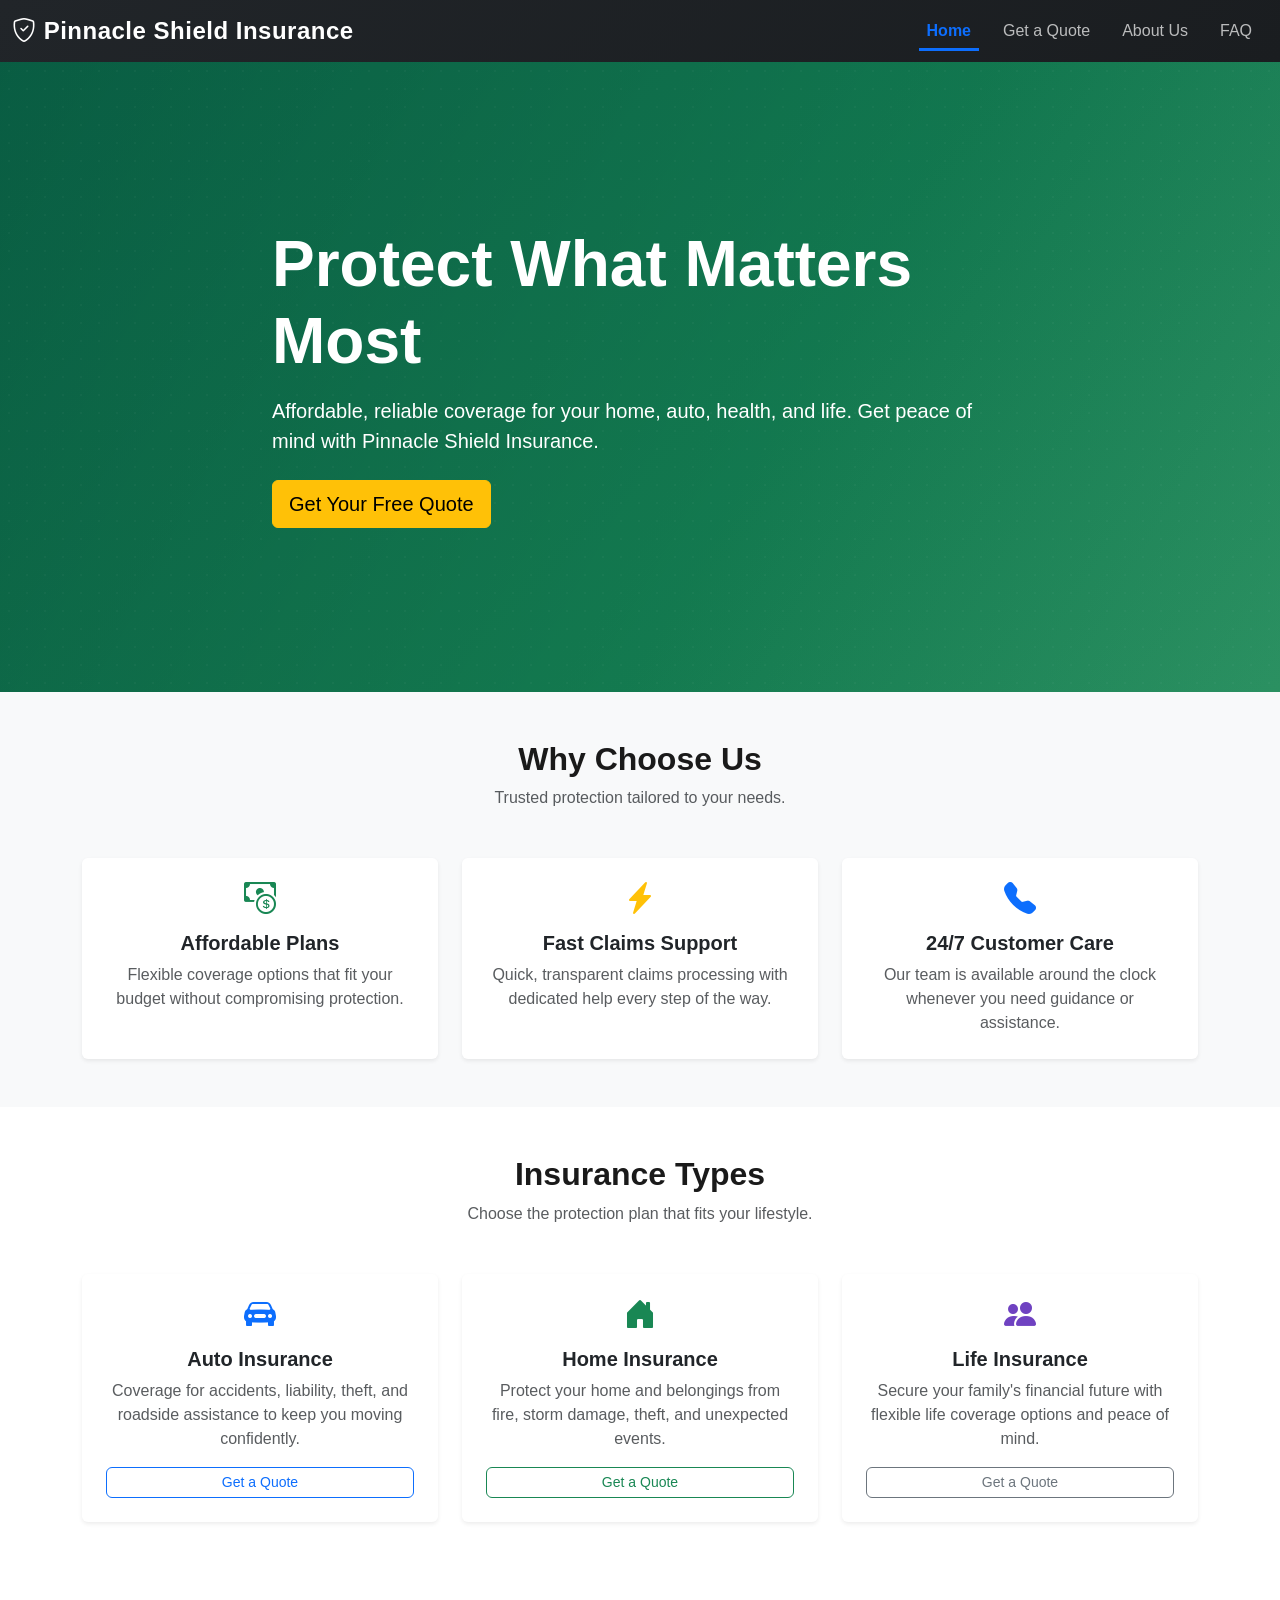
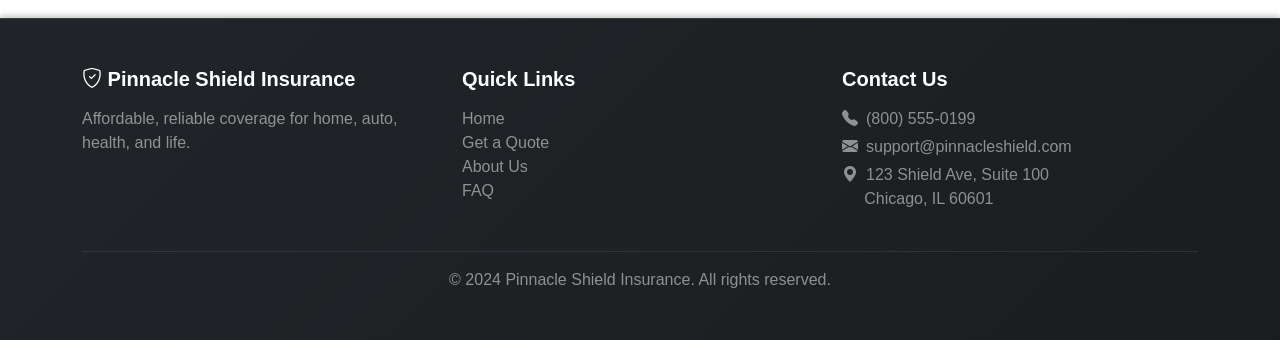
<file: index.html>
<!DOCTYPE html>
<html lang="en">
<head>
    <meta charset="UTF-8">
    <meta name="viewport" content="width=device-width, initial-scale=1.0">
    <title>Pinnacle Shield Insurance - Home</title>
    <!-- Bootstrap 5 CSS -->
    <link href="https://cdn.jsdelivr.net/npm/bootstrap@5.3.2/dist/css/bootstrap.min.css"rel="stylesheet" integrity="sha384-T3c6CoIi6uLrA9TneNEoa7RxnatzjcDSCmG1MXxSR1GAsXEV/Dwwykc2MPK8M2HN" crossorigin="anonymous">
    <link rel="stylesheet" href="https://cdn.jsdelivr.net/npm/bootstrap-icons@1.11.3/font/bootstrap-icons.min.css">
    <link rel="stylesheet" href="css/styles.css">
</head>
<body>
    <!-- Responsive Navigation Bar -->
    <nav class="navbar navbar-expand-lg navbar-dark bg-dark">
        <div class="container-fluid">
            <a class="navbar-brand fw-bold" href="index.html">
                <i class="bi bi-shield-check"></i> Pinnacle Shield Insurance
            </a>
            <button class="navbar-toggler" type="button" data-bs-toggle="collapse" data-bs-target="#navbarNav" aria-controls="navbarNav" aria-expanded="false" aria-label="Toggle navigation">
                <span class="navbar-toggler-icon"></span>
            </button>
            <div class="collapse navbar-collapse" id="navbarNav">
                <ul class="navbar-nav ms-auto">
                    <li class="nav-item">
                        <a class="nav-link active" aria-current="page" href="index.html">Home</a>
                    </li>
                    <li class="nav-item">
                        <a class="nav-link" href="quote.html">Get a Quote</a>
                    </li>
                    <li class="nav-item">
                        <a class="nav-link" href="about.html">About Us</a>
                    </li>
                    <li class="nav-item">
                        <a class="nav-link" href="faq.html">FAQ</a>
                    </li>
                </ul>
            </div>
        </div>
    </nav>

    <!-- Page Content -->
    <main class="flex-grow-1">
        <section class="hero-section d-flex align-items-center">
            <div class="container py-5">
                <div class="row">
                    <div class="col-lg-8 mx-auto text-center text-lg-start">
                        <h1 class="display-3 fw-bold text-white mb-3">Protect What Matters Most</h1>
                        <p class="lead text-white mb-4">Affordable, reliable coverage for your home, auto, health, and life. Get peace of mind with Pinnacle Shield Insurance.</p>
                        <a href="quote.html" class="btn btn-warning btn-lg">Get Your Free Quote</a>
                    </div>
                </div>
            </div>
        </section>

        <section class="py-5 bg-light">
            <div class="container">
                <div class="text-center mb-5">
                    <h2 class="fw-bold">Why Choose Us</h2>
                    <p class="text-muted mb-0">Trusted protection tailored to your needs.</p>
                </div>
                <div class="row g-4">
                    <div class="col-md-4">
                        <div class="card h-100 shadow-sm border-0">
                            <div class="card-body text-center p-4">
                                <div class="why-icon mb-3" aria-hidden="true">
                                    <i class="bi bi-cash-coin"></i>
                                </div>
                                <h3 class="h5 card-title fw-semibold">Affordable Plans</h3>
                                <p class="card-text text-muted">Flexible coverage options that fit your budget without compromising protection.</p>
                            </div>
                        </div>
                    </div>
                    <div class="col-md-4">
                        <div class="card h-100 shadow-sm border-0">
                            <div class="card-body text-center p-4">
                                <div class="why-icon mb-3" aria-hidden="true">
                                    <i class="bi bi-lightning-charge-fill why-icon-lightning"></i>
                                </div>
                                <h3 class="h5 card-title fw-semibold">Fast Claims Support</h3>
                                <p class="card-text text-muted">Quick, transparent claims processing with dedicated help every step of the way.</p>
                            </div>
                        </div>
                    </div>
                    <div class="col-md-4">
                        <div class="card h-100 shadow-sm border-0">
                            <div class="card-body text-center p-4">
                                <div class="why-icon mb-3" aria-hidden="true">
                                    <i class="bi bi-telephone-fill why-icon-phone"></i>
                                </div>
                                <h3 class="h5 card-title fw-semibold">24/7 Customer Care</h3>
                                <p class="card-text text-muted">Our team is available around the clock whenever you need guidance or assistance.</p>
                            </div>
                        </div>
                    </div>
                </div>
            </div>
        </section>

        <section class="py-5">
            <div class="container">
                <div class="text-center mb-5">
                    <h2 class="fw-bold">Insurance Types</h2>
                    <p class="text-muted mb-0">Choose the protection plan that fits your lifestyle.</p>
                </div>
                <div class="row g-4">
                    <div class="col-md-4">
                        <div class="card h-100 shadow-sm border-0">
                            <div class="card-body p-4 text-center d-flex flex-column">
                                <div class="insurance-icon mb-3" aria-hidden="true">
                                    <i class="bi bi-car-front-fill insurance-icon-auto"></i>
                                </div>
                                <h3 class="h5 fw-semibold">Auto Insurance</h3>
                                <p class="text-muted flex-grow-1 mb-3">Coverage for accidents, liability, theft, and roadside assistance to keep you moving confidently.</p>
                                <a href="quote.html?type=auto" class="btn btn-outline-primary btn-sm">Get a Quote</a>
                            </div>
                        </div>
                    </div>
                    <div class="col-md-4">
                        <div class="card h-100 shadow-sm border-0">
                            <div class="card-body p-4 text-center d-flex flex-column">
                                <div class="insurance-icon mb-3" aria-hidden="true">
                                    <i class="bi bi-house-door-fill insurance-icon-home"></i>
                                </div>
                                <h3 class="h5 fw-semibold">Home Insurance</h3>
                                <p class="text-muted flex-grow-1 mb-3">Protect your home and belongings from fire, storm damage, theft, and unexpected events.</p>
                                <a href="quote.html?type=home" class="btn btn-outline-success btn-sm">Get a Quote</a>
                            </div>
                        </div>
                    </div>
                    <div class="col-md-4">
                        <div class="card h-100 shadow-sm border-0">
                            <div class="card-body p-4 text-center d-flex flex-column">
                                <div class="insurance-icon mb-3" aria-hidden="true">
                                    <i class="bi bi-people-fill insurance-icon-life"></i>
                                </div>
                                <h3 class="h5 fw-semibold">Life Insurance</h3>
                                <p class="text-muted flex-grow-1 mb-3">Secure your family's financial future with flexible life coverage options and peace of mind.</p>
                                <a href="quote.html?type=life" class="btn btn-outline-secondary btn-sm">Get a Quote</a>
                            </div>
                        </div>
                    </div>
                </div>
            </div>
        </section>
    </main>

    <!-- Footer -->
    <footer class="bg-dark text-white py-5 mt-5">
        <div class="container">
            <div class="row g-4">
                <div class="col-md-4">
                    <h5 class="fw-bold mb-3"><i class="bi bi-shield-check"></i> Pinnacle Shield Insurance</h5>
                    <p class="text-white-50">Affordable, reliable coverage for home, auto, health, and life.</p>
                </div>
                <div class="col-md-4">
                    <h5 class="fw-bold mb-3">Quick Links</h5>
                    <ul class="list-unstyled">
                        <li><a href="index.html" class="text-white-50 text-decoration-none">Home</a></li>
                        <li><a href="quote.html" class="text-white-50 text-decoration-none">Get a Quote</a></li>
                        <li><a href="about.html" class="text-white-50 text-decoration-none">About Us</a></li>
                        <li><a href="faq.html" class="text-white-50 text-decoration-none">FAQ</a></li>
                    </ul>
                </div>
                <div class="col-md-4">
                    <h5 class="fw-bold mb-3">Contact Us</h5>
                    <ul class="list-unstyled text-white-50">
                        <li class="mb-1"><i class="bi bi-telephone-fill me-2"></i>(800) 555-0199</li>
                        <li class="mb-1"><i class="bi bi-envelope-fill me-2"></i>support@pinnacleshield.com</li>
                        <li class="mb-1"><i class="bi bi-geo-alt-fill me-2"></i>123 Shield Ave, Suite 100<br>&nbsp;&nbsp;&nbsp;&nbsp;&nbsp;Chicago, IL 60601</li>
                    </ul>
                </div>
            </div>
            <hr class="border-secondary mt-4">
            <p class="text-center text-white-50 mb-0">&copy; 2024 Pinnacle Shield Insurance. All rights reserved.</p>
        </div>
    </footer>

    <!-- Bootstrap 5 JS Bundle (includes Popper) -->
    <script src="https://cdn.jsdelivr.net/npm/bootstrap@5.3.2/dist/js/bootstrap.bundle.min.js"
        integrity="sha384-C6RzsynM9kWDrMNeT87bh95OGNyZPhcTNXj1NW7RuBCsyN/o0jlpcV8Qyq46cDfL"
        crossorigin="anonymous"></script>
    <script src="js/main.js"></script>
</body>
</html>
</file>
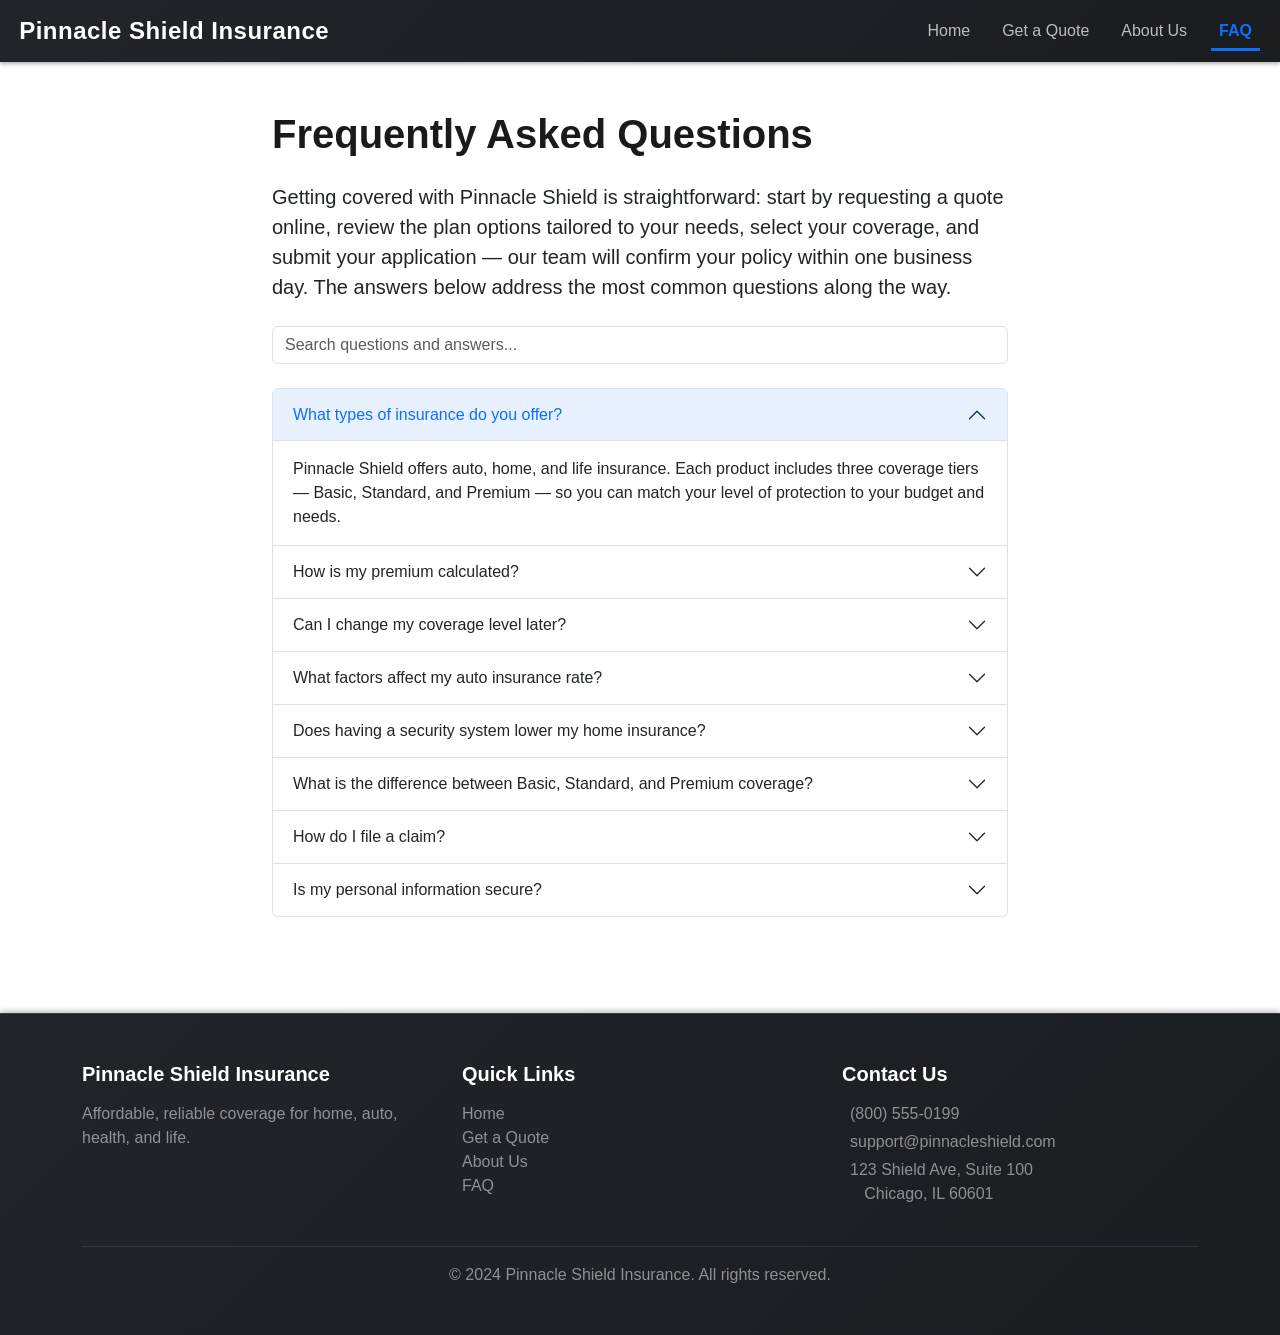
<file: faq.html>
<!DOCTYPE html>
<html lang="en">
<head>
    <meta charset="UTF-8">
    <meta name="viewport" content="width=device-width, initial-scale=1.0">
    <title>FAQ - Pinnacle Shield Insurance</title>
    <!-- Bootstrap 5 CSS -->
    <link href="https://cdn.jsdelivr.net/npm/bootstrap@5.3.0/dist/css/bootstrap.min.css" rel="stylesheet">
    <link rel="stylesheet" href="css/styles.css">
</head>
<body>
    <!-- Responsive Navigation Bar -->
    <nav class="navbar navbar-expand-lg navbar-dark bg-dark">
        <div class="container-fluid">
            <a class="navbar-brand fw-bold" href="index.html">
                <i class="bi bi-shield-check"></i> Pinnacle Shield Insurance
            </a>
            <button class="navbar-toggler" type="button" data-bs-toggle="collapse" data-bs-target="#navbarNav" aria-controls="navbarNav" aria-expanded="false" aria-label="Toggle navigation">
                <span class="navbar-toggler-icon"></span>
            </button>
            <div class="collapse navbar-collapse" id="navbarNav">
                <ul class="navbar-nav ms-auto">
                    <li class="nav-item">
                        <a class="nav-link" href="index.html">Home</a>
                    </li>
                    <li class="nav-item">
                        <a class="nav-link" href="quote.html">Get a Quote</a>
                    </li>
                    <li class="nav-item">
                        <a class="nav-link" href="about.html">About Us</a>
                    </li>
                    <li class="nav-item">
                        <a class="nav-link active" aria-current="page" href="faq.html">FAQ</a>
                    </li>
                </ul>
            </div>
        </div>
    </nav>

    <!-- Page Content -->
    <main class="flex-grow-1">
        <section class="container py-5">
            <div class="row">
                <div class="col-lg-8 mx-auto">
                    <h1 class="mb-4">Frequently Asked Questions</h1>

                    <p class="lead mb-4">Getting covered with Pinnacle Shield is straightforward: start by requesting a quote online, review the plan options tailored to your needs, select your coverage, and submit your application — our team will confirm your policy within one business day. The answers below address the most common questions along the way.</p>

                    <div class="mb-4">
                        <input type="search" id="faq-search" class="form-control" placeholder="Search questions and answers...">
                    </div>

                    <div class="accordion" id="faqAccordion">
                        <div class="accordion-item">
                            <h2 class="accordion-header">
                                <button class="accordion-button" type="button" data-bs-toggle="collapse" data-bs-target="#faq1" aria-expanded="true" aria-controls="faq1">
                                    What types of insurance do you offer?
                                </button>
                            </h2>
                            <div id="faq1" class="accordion-collapse collapse show" data-bs-parent="#faqAccordion">
                                <div class="accordion-body">
                                    Pinnacle Shield offers auto, home, and life insurance. Each product includes three coverage tiers — Basic, Standard, and Premium — so you can match your level of protection to your budget and needs.
                                </div>
                            </div>
                        </div>
                        <div class="accordion-item">
                            <h2 class="accordion-header">
                                <button class="accordion-button collapsed" type="button" data-bs-toggle="collapse" data-bs-target="#faq2" aria-expanded="false" aria-controls="faq2">
                                    How is my premium calculated?
                                </button>
                            </h2>
                            <div id="faq2" class="accordion-collapse collapse" data-bs-parent="#faqAccordion">
                                <div class="accordion-body">
                                    Your premium is based on a base rate for your insurance type, adjusted by factors specific to your situation. For auto insurance those factors include your age, vehicle, mileage, and driving record. Home insurance considers your home's value, age, construction, and safety features. Life insurance accounts for your age, health, and coverage amount.
                                </div>
                            </div>
                        </div>
                        <div class="accordion-item">
                            <h2 class="accordion-header">
                                <button class="accordion-button collapsed" type="button" data-bs-toggle="collapse" data-bs-target="#faq3" aria-expanded="false" aria-controls="faq3">
                                    Can I change my coverage level later?
                                </button>
                            </h2>
                            <div id="faq3" class="accordion-collapse collapse" data-bs-parent="#faqAccordion">
                                <div class="accordion-body">
                                    Yes. You can upgrade or downgrade your coverage level at any time by contacting our support team or logging into your account. Changes take effect at the start of your next billing cycle.
                                </div>
                            </div>
                        </div>
                        <div class="accordion-item">
                            <h2 class="accordion-header">
                                <button class="accordion-button collapsed" type="button" data-bs-toggle="collapse" data-bs-target="#faq4" aria-expanded="false" aria-controls="faq4">
                                    What factors affect my auto insurance rate?
                                </button>
                            </h2>
                            <div id="faq4" class="accordion-collapse collapse" data-bs-parent="#faqAccordion">
                                <div class="accordion-body">
                                    Your auto rate is influenced by your age, the year and make of your vehicle, your annual mileage, and your driving record. Younger drivers and those with recent tickets or accidents typically pay higher rates, while low-mileage drivers with clean records qualify for the best pricing.
                                </div>
                            </div>
                        </div>
                        <div class="accordion-item">
                            <h2 class="accordion-header">
                                <button class="accordion-button collapsed" type="button" data-bs-toggle="collapse" data-bs-target="#faq5" aria-expanded="false" aria-controls="faq5">
                                    Does having a security system lower my home insurance?
                                </button>
                            </h2>
                            <div id="faq5" class="accordion-collapse collapse" data-bs-parent="#faqAccordion">
                                <div class="accordion-body">
                                    Yes. Policyholders with a monitored security system receive a 5% discount on their home insurance premium. Installing fire sprinklers qualifies for an additional 8% discount. Both discounts can be applied together.
                                </div>
                            </div>
                        </div>
                        <div class="accordion-item">
                            <h2 class="accordion-header">
                                <button class="accordion-button collapsed" type="button" data-bs-toggle="collapse" data-bs-target="#faq6" aria-expanded="false" aria-controls="faq6">
                                    What is the difference between Basic, Standard, and Premium coverage?
                                </button>
                            </h2>
                            <div id="faq6" class="accordion-collapse collapse" data-bs-parent="#faqAccordion">
                                <div class="accordion-body">
                                    Basic coverage provides essential protection at the lowest monthly cost (×0.8 of the standard rate). Standard coverage is our most popular tier and includes a well-rounded set of protections at the base rate. Premium coverage offers the broadest protection and highest benefit limits at ×1.4 of the standard rate.
                                </div>
                            </div>
                        </div>
                        <div class="accordion-item">
                            <h2 class="accordion-header">
                                <button class="accordion-button collapsed" type="button" data-bs-toggle="collapse" data-bs-target="#faq7" aria-expanded="false" aria-controls="faq7">
                                    How do I file a claim?
                                </button>
                            </h2>
                            <div id="faq7" class="accordion-collapse collapse" data-bs-parent="#faqAccordion">
                                <div class="accordion-body">
                                    You can file a claim 24/7 by calling our claims hotline or submitting a report through your online account. A claims specialist will be assigned to your case within one business day and will guide you through every step of the process.
                                </div>
                            </div>
                        </div>
                        <div class="accordion-item">
                            <h2 class="accordion-header">
                                <button class="accordion-button collapsed" type="button" data-bs-toggle="collapse" data-bs-target="#faq8" aria-expanded="false" aria-controls="faq8">
                                    Is my personal information secure?
                                </button>
                            </h2>
                            <div id="faq8" class="accordion-collapse collapse" data-bs-parent="#faqAccordion">
                                <div class="accordion-body">
                                    Absolutely. Pinnacle Shield uses industry-standard encryption to protect all personal and financial data. We never sell your information to third parties, and our systems are audited regularly to ensure they meet current security standards.
                                </div>
                            </div>
                        </div>
                    </div>
                </div>
            </div>
        </section>
    </main>

    <!-- Footer -->
    <footer class="bg-dark text-white py-5 mt-5">
        <div class="container">
            <div class="row g-4">
                <div class="col-md-4">
                    <h5 class="fw-bold mb-3"><i class="bi bi-shield-check"></i> Pinnacle Shield Insurance</h5>
                    <p class="text-white-50">Affordable, reliable coverage for home, auto, health, and life.</p>
                </div>
                <div class="col-md-4">
                    <h5 class="fw-bold mb-3">Quick Links</h5>
                    <ul class="list-unstyled">
                        <li><a href="index.html" class="text-white-50 text-decoration-none">Home</a></li>
                        <li><a href="quote.html" class="text-white-50 text-decoration-none">Get a Quote</a></li>
                        <li><a href="about.html" class="text-white-50 text-decoration-none">About Us</a></li>
                        <li><a href="faq.html" class="text-white-50 text-decoration-none">FAQ</a></li>
                    </ul>
                </div>
                <div class="col-md-4">
                    <h5 class="fw-bold mb-3">Contact Us</h5>
                    <ul class="list-unstyled text-white-50">
                        <li class="mb-1"><i class="bi bi-telephone-fill me-2"></i>(800) 555-0199</li>
                        <li class="mb-1"><i class="bi bi-envelope-fill me-2"></i>support@pinnacleshield.com</li>
                        <li class="mb-1"><i class="bi bi-geo-alt-fill me-2"></i>123 Shield Ave, Suite 100<br>&nbsp;&nbsp;&nbsp;&nbsp;&nbsp;Chicago, IL 60601</li>
                    </ul>
                </div>
            </div>
            <hr class="border-secondary mt-4">
            <p class="text-center text-white-50 mb-0">&copy; 2024 Pinnacle Shield Insurance. All rights reserved.</p>
        </div>
    </footer>

    <!-- Bootstrap 5 JS Bundle (includes Popper) -->
    <script src="https://cdn.jsdelivr.net/npm/bootstrap@5.3.0/dist/js/bootstrap.bundle.min.js"></script>
    <script src="js/main.js"></script>
    <script>
        var searchInput = document.getElementById('faq-search');
        if (searchInput) {
            searchInput.addEventListener('input', function() {
                var searchTerm = this.value.toLowerCase();
                var items = document.querySelectorAll('.accordion-item');

                items.forEach(function(item) {
                    var text = item.textContent.toLowerCase();
                    if (text.indexOf(searchTerm) !== -1) {
                        item.style.display = '';
                    } else {
                        item.style.display = 'none';
                    }
                });
            });
        }
    </script>
</body>
</html>
</file>
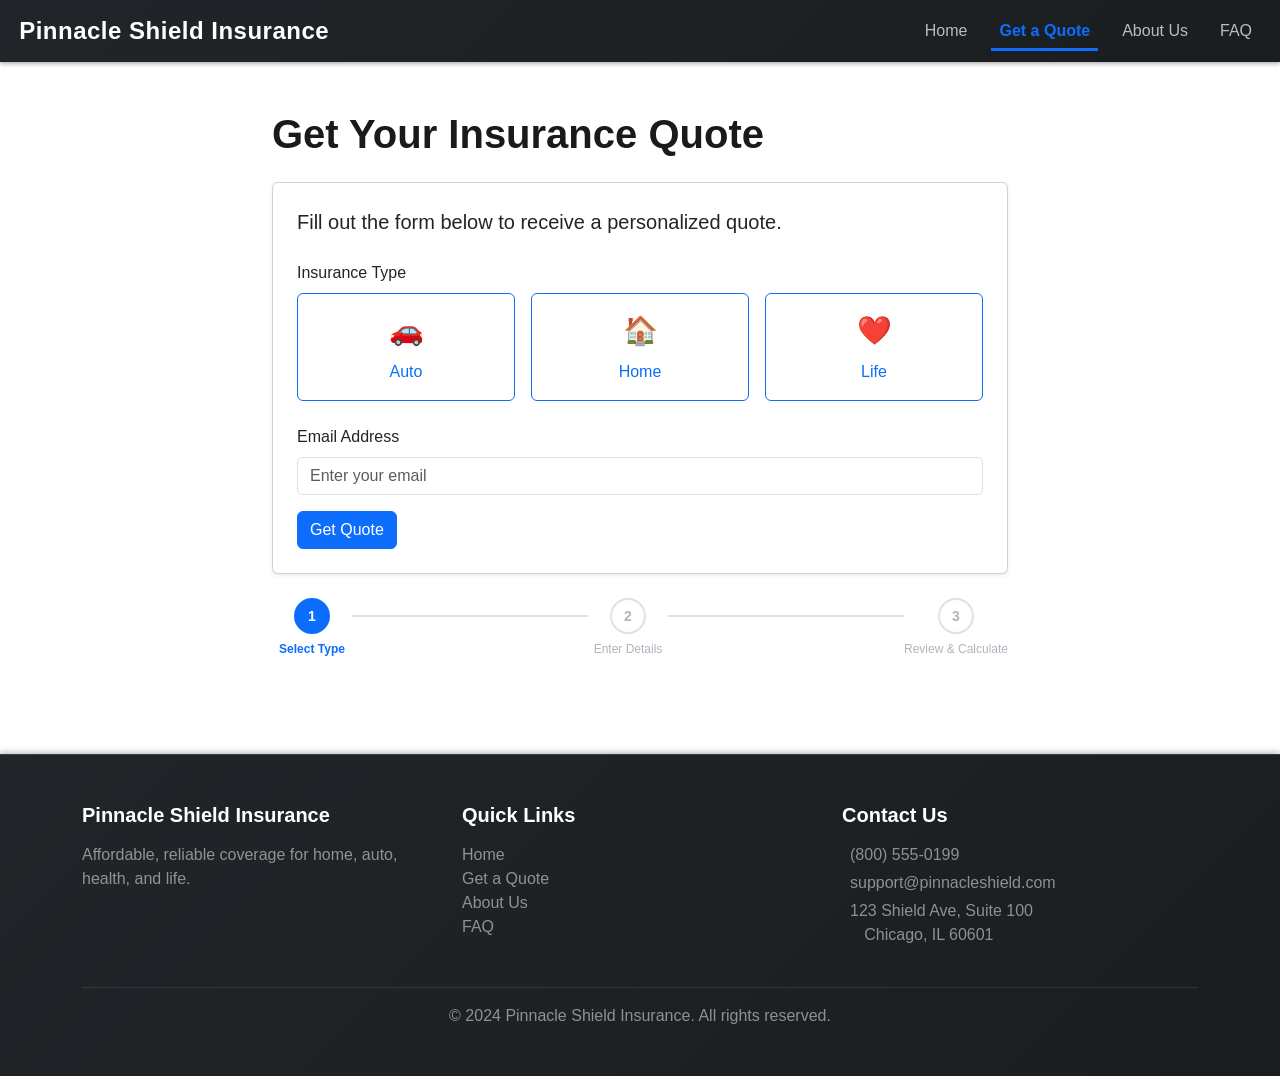
<file: quote.html>
<!DOCTYPE html>
<html lang="en">
<head>
    <meta charset="UTF-8">
    <meta name="viewport" content="width=device-width, initial-scale=1.0">
    <title>Get a Quote - Pinnacle Shield Insurance</title>
    <!-- Bootstrap 5 CSS -->
    <link href="https://cdn.jsdelivr.net/npm/bootstrap@5.3.0/dist/css/bootstrap.min.css" rel="stylesheet">
    <link rel="stylesheet" href="css/styles.css">
</head>
<body>
    <!-- Responsive Navigation Bar -->
    <nav class="navbar navbar-expand-lg navbar-dark bg-dark">
        <div class="container-fluid">
            <a class="navbar-brand fw-bold" href="index.html">
                <i class="bi bi-shield-check"></i> Pinnacle Shield Insurance
            </a>
            <button class="navbar-toggler" type="button" data-bs-toggle="collapse" data-bs-target="#navbarNav" aria-controls="navbarNav" aria-expanded="false" aria-label="Toggle navigation">
                <span class="navbar-toggler-icon"></span>
            </button>
            <div class="collapse navbar-collapse" id="navbarNav">
                <ul class="navbar-nav ms-auto">
                    <li class="nav-item">
                        <a class="nav-link" href="index.html">Home</a>
                    </li>
                    <li class="nav-item">
                        <a class="nav-link active" aria-current="page" href="quote.html">Get a Quote</a>
                    </li>
                    <li class="nav-item">
                        <a class="nav-link" href="about.html">About Us</a>
                    </li>
                    <li class="nav-item">
                        <a class="nav-link" href="faq.html">FAQ</a>
                    </li>
                </ul>
            </div>
        </div>
    </nav>

    <!-- Page Content -->
    <main class="flex-grow-1">
        <section class="container py-5">
            <div class="row">
                <div class="col-lg-8 mx-auto">
                    <h1 class="mb-4">Get Your Insurance Quote</h1>

                    <div id="comparison-banner" class="alert alert-info d-none mb-4" role="alert">
                        <strong>Quote 1 saved.</strong> Fill out the form below and submit to see your side-by-side comparison.
                    </div>

                    <div id="print-header" class="d-none mb-4 pb-3 border-bottom">
                        <h2 class="h4 mb-1">Pinnacle Shield Insurance</h2>
                        <p class="text-muted mb-0">Hartford, CT &nbsp;&bull;&nbsp; Serving all 50 states since 1985</p>
                    </div>

                    <div id="quoteFormCard" class="card shadow-sm">
                        <div class="card-body p-4">
                            <p class="lead mb-4">Fill out the form below to receive a personalized quote.</p>
                            <form id="quoteForm">
                                <div class="mb-4">
                                    <label class="form-label">Insurance Type</label>
                                    <div class="row g-3">
                                        <div class="col-4">
                                            <input type="radio" class="btn-check" name="insuranceType" id="typeAuto" value="auto" required>
                                            <label class="btn btn-outline-primary w-100 py-3 d-flex flex-column align-items-center gap-2" for="typeAuto">
                                                <span style="font-size:1.75rem">🚗</span>
                                                <span>Auto</span>
                                            </label>
                                        </div>
                                        <div class="col-4">
                                            <input type="radio" class="btn-check" name="insuranceType" id="typeHome" value="home">
                                            <label class="btn btn-outline-primary w-100 py-3 d-flex flex-column align-items-center gap-2" for="typeHome">
                                                <span style="font-size:1.75rem">🏠</span>
                                                <span>Home</span>
                                            </label>
                                        </div>
                                        <div class="col-4">
                                            <input type="radio" class="btn-check" name="insuranceType" id="typeLife" value="life">
                                            <label class="btn btn-outline-primary w-100 py-3 d-flex flex-column align-items-center gap-2" for="typeLife">
                                                <span style="font-size:1.75rem">❤️</span>
                                                <span>Life</span>
                                            </label>
                                        </div>
                                    </div>
                                </div>
                                <!-- Auto Insurance Fields -->
                                <div id="auto-fields" class="hidden">
                                    <hr class="my-3">
                                    <div class="row g-3 mb-3">
                                        <div class="col-sm-6">
                                            <label for="fullName" class="form-label">Full Name</label>
                                            <input type="text" class="form-control" id="fullName" name="fullName" placeholder="Enter your full name" minlength="2">
                                        </div>
                                        <div class="col-sm-3">
                                            <label for="age" class="form-label">Age</label>
                                            <input type="number" class="form-control" id="age" name="age" min="16" max="100" placeholder="e.g. 30">
                                        </div>
                                        <div class="col-sm-3">
                                            <label for="zipCode" class="form-label">ZIP Code</label>
                                            <input type="text" class="form-control" id="zipCode" name="zipCode" maxlength="5" placeholder="12345">
                                        </div>
                                    </div>
                                    <div class="row g-3 mb-3">
                                        <div class="col-sm-3">
                                            <label for="vehicleYear" class="form-label">Vehicle Year</label>
                                            <input type="number" class="form-control" id="vehicleYear" name="vehicleYear" min="1990" max="2026" placeholder="e.g. 2022">
                                        </div>
                                        <div class="col-sm-4">
                                            <label for="vehicleMake" class="form-label">Vehicle Make</label>
                                            <select class="form-select" id="vehicleMake" name="vehicleMake">
                                                <option value="">Select a make...</option>
                                                <option value="toyota">Toyota</option>
                                                <option value="honda">Honda</option>
                                                <option value="ford">Ford</option>
                                                <option value="bmw">BMW</option>
                                                <option value="tesla">Tesla</option>
                                                <option value="other">Other</option>
                                            </select>
                                        </div>
                                        <div class="col-sm-5">
                                            <label for="vehicleModel" class="form-label">Vehicle Model</label>
                                            <input type="text" class="form-control" id="vehicleModel" name="vehicleModel" placeholder="e.g. Camry">
                                        </div>
                                    </div>
                                    <div class="row g-3 mb-3">
                                        <div class="col-sm-6">
                                            <label for="annualMileage" class="form-label">Annual Mileage</label>
                                            <select class="form-select" id="annualMileage" name="annualMileage">
                                                <option value="">Select mileage range...</option>
                                                <option value="under5000">Under 5,000</option>
                                                <option value="5000-10000">5,000–10,000</option>
                                                <option value="10001-15000">10,001–15,000</option>
                                                <option value="15001-20000">15,001–20,000</option>
                                                <option value="over20000">Over 20,000</option>
                                            </select>
                                        </div>
                                        <div class="col-sm-6">
                                            <label for="drivingRecord" class="form-label">Driving Record</label>
                                            <select class="form-select" id="drivingRecord" name="drivingRecord">
                                                <option value="">Select driving record...</option>
                                                <option value="clean">Clean</option>
                                                <option value="1ticket">1 Ticket</option>
                                                <option value="2tickets">2+ Tickets</option>
                                                <option value="accident">Accident in Last 3 Years</option>
                                            </select>
                                        </div>
                                    </div>
                                    <div class="mb-3">
                                        <label class="form-label">Coverage Level</label>
                                        <div class="row g-3">
                                            <div class="col-4">
                                                <input type="radio" class="btn-check" name="autoCoverageLevel" id="autoCoverageBasic" value="basic">
                                                <label class="btn btn-outline-secondary w-100 py-2" for="autoCoverageBasic">Basic</label>
                                            </div>
                                            <div class="col-4">
                                                <input type="radio" class="btn-check" name="autoCoverageLevel" id="autoCoverageStandard" value="standard">
                                                <label class="btn btn-outline-secondary w-100 py-2" for="autoCoverageStandard">Standard</label>
                                            </div>
                                            <div class="col-4">
                                                <input type="radio" class="btn-check" name="autoCoverageLevel" id="autoCoveragePremium" value="premium">
                                                <label class="btn btn-outline-secondary w-100 py-2" for="autoCoveragePremium">Premium</label>
                                            </div>
                                        </div>
                                    </div>
                                </div>

                                <!-- Home Insurance Fields -->
                                <div id="home-fields" class="hidden">
                                    <hr class="my-3">
                                    <div class="row g-3 mb-3">
                                        <div class="col-sm-6">
                                            <label for="homeFullName" class="form-label">Full Name</label>
                                            <input type="text" class="form-control" id="homeFullName" name="homeFullName" placeholder="Enter your full name" minlength="2">
                                        </div>
                                        <div class="col-sm-3">
                                            <label for="homeAge" class="form-label">Age</label>
                                            <input type="number" class="form-control" id="homeAge" name="homeAge" min="18" max="100" placeholder="e.g. 35">
                                        </div>
                                        <div class="col-sm-3">
                                            <label for="homeZipCode" class="form-label">ZIP Code</label>
                                            <input type="text" class="form-control" id="homeZipCode" name="homeZipCode" maxlength="5" placeholder="12345">
                                        </div>
                                    </div>
                                    <div class="row g-3 mb-3">
                                        <div class="col-sm-4">
                                            <label for="homeValue" class="form-label">Home Value ($)</label>
                                            <input type="number" class="form-control" id="homeValue" name="homeValue" min="50000" placeholder="e.g. 300000">
                                        </div>
                                        <div class="col-sm-4">
                                            <label for="yearBuilt" class="form-label">Year Built</label>
                                            <input type="number" class="form-control" id="yearBuilt" name="yearBuilt" min="1900" max="2026" placeholder="e.g. 1995">
                                        </div>
                                        <div class="col-sm-4">
                                            <label for="squareFootage" class="form-label">Square Footage</label>
                                            <input type="number" class="form-control" id="squareFootage" name="squareFootage" min="500" max="10000" placeholder="e.g. 2000">
                                        </div>
                                    </div>
                                    <div class="mb-3">
                                        <label for="constructionType" class="form-label">Construction Type</label>
                                        <select class="form-select" id="constructionType" name="constructionType">
                                            <option value="">Select construction type...</option>
                                            <option value="wood">Wood Frame</option>
                                            <option value="brick">Brick</option>
                                            <option value="concrete">Concrete</option>
                                            <option value="steel">Steel</option>
                                        </select>
                                    </div>
                                    <div class="mb-3">
                                        <label class="form-label d-block">Discounts</label>
                                        <div class="form-check form-check-inline">
                                            <input class="form-check-input" type="checkbox" id="securitySystem" name="securitySystem" value="yes">
                                            <label class="form-check-label" for="securitySystem">Has Security System</label>
                                        </div>
                                        <div class="form-check form-check-inline">
                                            <input class="form-check-input" type="checkbox" id="fireSprinklers" name="fireSprinklers" value="yes">
                                            <label class="form-check-label" for="fireSprinklers">Has Fire Sprinklers</label>
                                        </div>
                                    </div>
                                    <div class="mb-3">
                                        <label class="form-label">Coverage Level</label>
                                        <div class="row g-3">
                                            <div class="col-4">
                                                <input type="radio" class="btn-check" name="homeCoverageLevel" id="homeCoverageBasic" value="basic">
                                                <label class="btn btn-outline-secondary w-100 py-2" for="homeCoverageBasic">Basic</label>
                                            </div>
                                            <div class="col-4">
                                                <input type="radio" class="btn-check" name="homeCoverageLevel" id="homeCoverageStandard" value="standard">
                                                <label class="btn btn-outline-secondary w-100 py-2" for="homeCoverageStandard">Standard</label>
                                            </div>
                                            <div class="col-4">
                                                <input type="radio" class="btn-check" name="homeCoverageLevel" id="homeCoveragePremium" value="premium">
                                                <label class="btn btn-outline-secondary w-100 py-2" for="homeCoveragePremium">Premium</label>
                                            </div>
                                        </div>
                                    </div>
                                </div>

                                <!-- Life Insurance Fields -->
                                <div id="life-fields" class="hidden">
                                    <hr class="my-3">
                                    <div class="row g-3 mb-3">
                                        <div class="col-sm-6">
                                            <label for="lifeFullName" class="form-label">Full Name</label>
                                            <input type="text" class="form-control" id="lifeFullName" name="lifeFullName" placeholder="Enter your full name" minlength="2">
                                        </div>
                                        <div class="col-sm-3">
                                            <label for="lifeAge" class="form-label">Age</label>
                                            <input type="number" class="form-control" id="lifeAge" name="lifeAge" min="18" max="85" placeholder="e.g. 40">
                                        </div>
                                        <div class="col-sm-3">
                                            <label for="lifeZipCode" class="form-label">ZIP Code</label>
                                            <input type="text" class="form-control" id="lifeZipCode" name="lifeZipCode" maxlength="5" placeholder="12345">
                                        </div>
                                    </div>
                                    <div class="row g-3 mb-3">
                                        <div class="col-sm-4">
                                            <label for="lifeGender" class="form-label">Gender</label>
                                            <select class="form-select" id="lifeGender" name="lifeGender">
                                                <option value="">Select gender...</option>
                                                <option value="male">Male</option>
                                                <option value="female">Female</option>
                                                <option value="non-binary">Non-binary</option>
                                            </select>
                                        </div>
                                        <div class="col-sm-4">
                                            <label for="lifeCoverageAmount" class="form-label">Coverage Amount</label>
                                            <select class="form-select" id="lifeCoverageAmount" name="lifeCoverageAmount">
                                                <option value="">Select amount...</option>
                                                <option value="100000">$100,000</option>
                                                <option value="250000">$250,000</option>
                                                <option value="500000">$500,000</option>
                                                <option value="1000000">$1,000,000</option>
                                            </select>
                                        </div>
                                        <div class="col-sm-4">
                                            <label for="exerciseFrequency" class="form-label">Exercise Frequency</label>
                                            <select class="form-select" id="exerciseFrequency" name="exerciseFrequency">
                                                <option value="">Select frequency...</option>
                                                <option value="rarely">Rarely</option>
                                                <option value="1-2">1–2 times/week</option>
                                                <option value="3-4">3–4 times/week</option>
                                                <option value="5+">5+ times/week</option>
                                            </select>
                                        </div>
                                    </div>
                                    <div class="mb-3">
                                        <label class="form-label d-block">Smoker?</label>
                                        <div class="btn-group" role="group">
                                            <input type="radio" class="btn-check" name="lifeSmoker" id="lifeSmokerYes" value="yes">
                                            <label class="btn btn-outline-secondary" for="lifeSmokerYes">Yes</label>
                                            <input type="radio" class="btn-check" name="lifeSmoker" id="lifeSmokerNo" value="no">
                                            <label class="btn btn-outline-secondary" for="lifeSmokerNo">No</label>
                                        </div>
                                    </div>
                                    <div class="mb-3">
                                        <div class="form-check">
                                            <input class="form-check-input" type="checkbox" id="preexistingConditions" name="preexistingConditions" value="yes">
                                            <label class="form-check-label" for="preexistingConditions">
                                                Pre-existing Conditions <span class="text-muted small">(may increase premium)</span>
                                            </label>
                                        </div>
                                    </div>
                                    <div class="mb-3">
                                        <label class="form-label">Coverage Level</label>
                                        <div class="row g-3">
                                            <div class="col-4">
                                                <input type="radio" class="btn-check" name="lifeCoverageLevel" id="lifeCoverageBasic" value="basic">
                                                <label class="btn btn-outline-secondary w-100 py-2" for="lifeCoverageBasic">Basic</label>
                                            </div>
                                            <div class="col-4">
                                                <input type="radio" class="btn-check" name="lifeCoverageLevel" id="lifeCoverageStandard" value="standard">
                                                <label class="btn btn-outline-secondary w-100 py-2" for="lifeCoverageStandard">Standard</label>
                                            </div>
                                            <div class="col-4">
                                                <input type="radio" class="btn-check" name="lifeCoverageLevel" id="lifeCoveragePremium" value="premium">
                                                <label class="btn btn-outline-secondary w-100 py-2" for="lifeCoveragePremium">Premium</label>
                                            </div>
                                        </div>
                                    </div>
                                </div>

                                <div class="mb-3 mt-3">
                                    <label for="email" class="form-label">Email Address</label>
                                    <input type="email" class="form-control" id="email" placeholder="Enter your email" required>
                                </div>
                                <button type="submit" class="btn btn-primary">Get Quote</button>
                            </form>
                        </div>
                    </div>

                    <!-- Step Progress Indicator -->
                    <div id="quoteSteps" class="mt-4" role="list" aria-label="Quote form progress">
                        <div class="steps-wrapper">
                            <div class="step-item active" id="step1" role="listitem" aria-current="step">
                                <div class="step-circle">1</div>
                                <div class="step-label">Select Type</div>
                            </div>
                            <div class="step-connector" id="step-conn-1"></div>
                            <div class="step-item" id="step2" role="listitem">
                                <div class="step-circle">2</div>
                                <div class="step-label">Enter Details</div>
                            </div>
                            <div class="step-connector" id="step-conn-2"></div>
                            <div class="step-item" id="step3" role="listitem">
                                <div class="step-circle">3</div>
                                <div class="step-label">Review &amp; Calculate</div>
                            </div>
                        </div>
                    </div>

                    <div id="quoteSpinner" class="text-center py-5 d-none">
                        <div class="spinner-border text-primary" role="status" style="width:3rem;height:3rem;">
                            <span class="visually-hidden">Calculating your quote...</span>
                        </div>
                        <p class="mt-3 text-muted">Calculating your quote&hellip;</p>
                    </div>

                    <div id="quoteResult" class="mt-4 d-none">
                        <!-- Summary card -->
                        <div class="card shadow-sm mb-3">
                            <div class="card-body p-4">
                                <h2 class="h4 card-title mb-3">Your Estimated Quote</h2>
                                <div class="row g-3">
                                    <div class="col-sm-6">
                                        <p class="mb-1 text-muted small">Customer</p>
                                        <p class="mb-0 fw-semibold" id="resultName"></p>
                                    </div>
                                    <div class="col-sm-6">
                                        <p class="mb-1 text-muted small">Coverage Type</p>
                                        <p class="mb-0 fw-semibold" id="resultType"></p>
                                    </div>
                                    <div class="col-sm-6">
                                        <p class="mb-1 text-muted small">Monthly Premium</p>
                                        <p class="mb-0 fs-3 fw-bold text-primary" id="resultPrice"></p>
                                    </div>
                                    <div class="col-sm-6">
                                        <p class="mb-1 text-muted small">Annual Premium</p>
                                        <p class="mb-0 fs-5 fw-semibold text-secondary" id="resultAnnual"></p>
                                    </div>
                                </div>
                            </div>
                        </div>
                        <!-- Breakdown card -->
                        <div class="card shadow-sm" id="breakdownCard">
                            <div class="card-body p-4">
                                <h3 class="h5 mb-3">Premium Breakdown</h3>
                                <table class="table table-striped mb-0">
                                    <thead>
                                        <tr>
                                            <th>Factor</th>
                                            <th>Your Info</th>
                                            <th>Impact</th>
                                        </tr>
                                    </thead>
                                    <tbody id="resultBreakdown"></tbody>
                                </table>
                            </div>
                        </div>
                        <div class="mt-3 d-flex justify-content-between">
                            <div class="d-flex gap-2">
                                <button type="button" id="saveQuote" class="btn btn-success">Save Quote</button>
                                <button type="button" id="printQuote" class="btn btn-outline-dark">Print Quote</button>
                                <button type="button" id="compareQuotes" class="btn btn-outline-primary">Compare Quotes</button>
                            </div>
                            <button type="button" id="getAnotherQuote" class="btn btn-outline-secondary">Get Another Quote</button>
                        </div>
                    </div>

                    <!-- Comparison section -->
                    <div id="quoteComparison" class="mt-4 d-none">
                        <h2 class="h4 mb-4">Quote Comparison</h2>
                        <div class="row g-4">
                            <div class="col-md-6" id="comp-col-1">
                                <div class="card shadow-sm h-100">
                                    <div class="card-body p-4">
                                        <h3 class="h5 comp-label mb-3"></h3>
                                        <p class="mb-1 text-muted small">Customer</p>
                                        <p class="mb-2 fw-semibold comp-name"></p>
                                        <p class="mb-1 text-muted small">Coverage Type</p>
                                        <p class="mb-2 fw-semibold comp-type"></p>
                                        <p class="mb-1 text-muted small">Monthly Premium</p>
                                        <p class="mb-1 fs-4 fw-bold text-primary comp-monthly"></p>
                                        <p class="mb-3 text-secondary comp-annual"></p>
                                        <table class="table table-sm table-striped mb-0">
                                            <thead><tr><th>Factor</th><th>Your Info</th><th>Impact</th></tr></thead>
                                            <tbody class="comp-tbody"></tbody>
                                        </table>
                                    </div>
                                </div>
                            </div>
                            <div class="col-md-6" id="comp-col-2">
                                <div class="card shadow-sm h-100">
                                    <div class="card-body p-4">
                                        <h3 class="h5 comp-label mb-3"></h3>
                                        <p class="mb-1 text-muted small">Customer</p>
                                        <p class="mb-2 fw-semibold comp-name"></p>
                                        <p class="mb-1 text-muted small">Coverage Type</p>
                                        <p class="mb-2 fw-semibold comp-type"></p>
                                        <p class="mb-1 text-muted small">Monthly Premium</p>
                                        <p class="mb-1 fs-4 fw-bold text-primary comp-monthly"></p>
                                        <p class="mb-3 text-secondary comp-annual"></p>
                                        <table class="table table-sm table-striped mb-0">
                                            <thead><tr><th>Factor</th><th>Your Info</th><th>Impact</th></tr></thead>
                                            <tbody class="comp-tbody"></tbody>
                                        </table>
                                    </div>
                                </div>
                            </div>
                        </div>
                        <div class="mt-3 d-flex justify-content-between flex-wrap gap-2">
                            <div class="d-flex gap-2 flex-wrap">
                                <button type="button" id="saveCompQ1" class="btn btn-success">Save Quote 1</button>
                                <button type="button" id="saveCompQ2" class="btn btn-success">Save Quote 2</button>
                                <button type="button" id="printComparison" class="btn btn-outline-dark">Print Comparison</button>
                            </div>
                            <button type="button" id="newComparison" class="btn btn-outline-secondary">Start Over</button>
                        </div>
                    </div>

                    <!-- Saved Quotes section -->
                    <div id="savedQuotesSection" class="mt-5 d-none">
                        <h2 class="h4 mb-3">Saved Quotes</h2>
                        <div id="savedQuotesList"></div>
                    </div>
                </div>
            </div>
        </section>
    </main>

    <!-- Footer -->
    <footer class="bg-dark text-white py-5 mt-5">
        <div class="container">
            <div class="row g-4">
                <div class="col-md-4">
                    <h5 class="fw-bold mb-3"><i class="bi bi-shield-check"></i> Pinnacle Shield Insurance</h5>
                    <p class="text-white-50">Affordable, reliable coverage for home, auto, health, and life.</p>
                </div>
                <div class="col-md-4">
                    <h5 class="fw-bold mb-3">Quick Links</h5>
                    <ul class="list-unstyled">
                        <li><a href="index.html" class="text-white-50 text-decoration-none">Home</a></li>
                        <li><a href="quote.html" class="text-white-50 text-decoration-none">Get a Quote</a></li>
                        <li><a href="about.html" class="text-white-50 text-decoration-none">About Us</a></li>
                        <li><a href="faq.html" class="text-white-50 text-decoration-none">FAQ</a></li>
                    </ul>
                </div>
                <div class="col-md-4">
                    <h5 class="fw-bold mb-3">Contact Us</h5>
                    <ul class="list-unstyled text-white-50">
                        <li class="mb-1"><i class="bi bi-telephone-fill me-2"></i>(800) 555-0199</li>
                        <li class="mb-1"><i class="bi bi-envelope-fill me-2"></i>support@pinnacleshield.com</li>
                        <li class="mb-1"><i class="bi bi-geo-alt-fill me-2"></i>123 Shield Ave, Suite 100<br>&nbsp;&nbsp;&nbsp;&nbsp;&nbsp;Chicago, IL 60601</li>
                    </ul>
                </div>
            </div>
            <hr class="border-secondary mt-4">
            <p class="text-center text-white-50 mb-0">&copy; 2024 Pinnacle Shield Insurance. All rights reserved.</p>
        </div>
    </footer>

    <!-- Bootstrap 5 JS Bundle (includes Popper) -->
    <script src="https://cdn.jsdelivr.net/npm/bootstrap@5.3.0/dist/js/bootstrap.bundle.min.js"></script>
    <script src="js/quote.js"></script>
</body>
</html>
</file>
<file: css/styles.css>
/* Custom Styles for Pinnacle Shield Insurance */

*, *::before, *::after {
    box-sizing: border-box;
    margin: 0;
    padding: 0;
}

html, body {
    height: 100%;
}

body {
    display: flex;
    flex-direction: column;
    font-family: 'Segoe UI', Tahoma, Geneva, Verdana, sans-serif;
}

main {
    flex: 1;
}

.hero-section {
    position: relative;
    overflow: hidden;
    min-height: 70vh;
    background: linear-gradient(135deg, #0b6e4f 0%, #198754 100%);
}

.hero-section::before {
    content: "";
    position: absolute;
    inset: 0;
    background: linear-gradient(120deg, rgba(0, 0, 0, 0.16) 0%, rgba(0, 0, 0, 0.04) 60%, rgba(255, 255, 255, 0.08) 100%);
    pointer-events: none;
}

.hero-section::after {
    content: "";
    position: absolute;
    inset: 0;
    background-image: radial-gradient(rgba(255, 255, 255, 0.16) 1px, transparent 1px);
    background-size: 18px 18px;
    opacity: 0.18;
    pointer-events: none;
}

.hero-section .container {
    position: relative;
    z-index: 1;
}

.hero-section .lead {
    max-width: 44rem;
}

.hero-section h1,
.hero-section .lead,
.hero-section .btn {
    opacity: 0;
    transform: translateY(12px);
    animation: heroFadeUp 0.8s ease-out forwards;
}

.hero-section .lead {
    animation-delay: 0.15s;
}

.hero-section .btn {
    animation-delay: 0.3s;
}

@keyframes heroFadeUp {
    from {
        opacity: 0;
        transform: translateY(12px);
    }

    to {
        opacity: 1;
        transform: translateY(0);
    }
}

@media (prefers-reduced-motion: reduce) {
    .hero-section h1,
    .hero-section .lead,
    .hero-section .btn {
        animation: none;
        opacity: 1;
        transform: none;
    }
}

/* Shield heartbeat — plays once on page load */
@keyframes shieldBeat {
    0%   { transform: scale(1);    }
    20%  { transform: scale(1.22); }
    40%  { transform: scale(1.06); }
    60%  { transform: scale(1.16); }
    80%  { transform: scale(1.02); }
    100% { transform: scale(1);    }
}

.navbar-brand i {
    display: inline-block;
    animation: shieldBeat 1s ease-out 0.5s 1 both;
}

/* Pop confirmation when an insurance-type card is selected */
@keyframes cardPop {
    0%   { transform: scale(1);    }
    35%  { transform: scale(1.07); }
    65%  { transform: scale(0.96); }
    100% { transform: scale(1);    }
}

.btn-check:checked + label.btn {
    animation: cardPop 0.28s ease-out;
}

/* Navigation Bar Styles - navbar-expand-lg and navbar-dark bg-dark */
.navbar.navbar-dark.bg-dark {
    box-shadow: 0 2px 4px rgba(0, 0, 0, 0.3);
    background: linear-gradient(135deg, #212529 0%, #1a1d20 100%) !important;
}

.navbar-expand-lg .navbar-brand {
    font-size: 1.5rem;
    letter-spacing: 0.5px;
    transition: all 0.3s ease;
    font-weight: 700;
}

.navbar-dark .navbar-brand:hover {
    color: #0d6efd !important;
    transform: translateX(3px);
}

/* Navigation Links - Dark Navbar Styling */
.navbar-expand-lg .navbar-nav .nav-link {
    color: rgba(255, 255, 255, 0.7) !important;
    margin-left: 0.5rem;
    margin-right: 0.5rem;
    transition: all 0.3s ease;
    font-weight: 500;
    position: relative;
}

.navbar-expand-lg .navbar-nav .nav-link:hover {
    color: #0d6efd !important;
}

/* Active Navigation Link */
.navbar-expand-lg .navbar-nav .nav-link.active {
    color: #0d6efd !important;
    font-weight: 600;
    border-bottom: 3px solid #0d6efd;
    padding-bottom: calc(0.5rem - 3px) !important;
}

/* Navbar Toggler for Mobile - navbar-expand-lg */
.navbar-expand-lg .navbar-toggler {
    border-color: rgba(255, 255, 255, 0.1);
    padding: 0.25rem 0.75rem;
}

.navbar-expand-lg .navbar-toggler:focus {
    box-shadow: 0 0 0 0.25rem rgba(13, 110, 253, 0.25);
    border-color: #0d6efd;
}

/* Collapsed Navbar (Mobile) - below lg breakpoint */
@media (max-width: 991.98px) {
    .navbar-expand-lg .navbar-nav {
        padding-top: 0.5rem;
        padding-bottom: 0.5rem;
    }

    .navbar-expand-lg .navbar-nav .nav-link {
        margin-left: 0;
        margin-right: 0;
        padding: 0.75rem 0 !important;
        border-left: 3px solid transparent;
        padding-left: 0.75rem !important;
        transition: all 0.3s ease;
    }

    .navbar-expand-lg .navbar-nav .nav-link:hover {
        border-left-color: #0d6efd;
        padding-left: 1rem !important;
    }

    .navbar-expand-lg .navbar-nav .nav-link.active {
        border-bottom: none;
        border-left: 3px solid #0d6efd;
        padding-left: 1rem !important;
        color: #0d6efd !important;
    }
}

/* Content Sections */
main section {
    min-height: auto;
}

h1, h2 {
    color: #1a1a1a;
    font-weight: 600;
}

.hidden {
    display: none;
}

@keyframes fadeSlideIn {
    from {
        opacity: 0;
        transform: translateY(16px);
    }
    to {
        opacity: 1;
        transform: translateY(0);
    }
}

.animate-in {
    animation: fadeSlideIn 0.4s ease-out forwards;
}

@media (prefers-reduced-motion: reduce) {
    .animate-in {
        animation: none;
    }
}

@media print {
    /* White background, black text throughout */
    *, *::before, *::after {
        background: white !important;
        color: black !important;
        box-shadow: none !important;
        text-shadow: none !important;
    }

    /* Hide chrome and form in all print modes */
    .navbar,
    footer,
    #quoteSteps,
    #quoteFormCard,
    #comparison-banner,
    #savedQuotesSection,
    #quoteResult .mt-3,
    h1.mb-4 {
        display: none !important;
    }

    /* Show the print header */
    #print-header {
        display: block !important;
    }

    /* Default: show single-quote result, hide comparison */
    #quoteResult {
        display: block !important;
        margin-top: 0 !important;
    }

    #quoteComparison {
        display: none !important;
    }

    /* Comparison print mode: flip visibility */
    body.printing-comparison #quoteResult {
        display: none !important;
    }

    body.printing-comparison #quoteComparison {
        display: block !important;
        margin-top: 0 !important;
    }

    body.printing-comparison #quoteComparison .mt-3 {
        display: none !important;
    }

    /* Clean card borders for print */
    .card {
        border: 1px solid #ccc !important;
        transform: none !important;
    }

    /* Ensure table renders cleanly */
    .table-striped > tbody > tr:nth-of-type(odd) > * {
        background-color: #f2f2f2 !important;
    }

    /* Avoid page breaks inside cards */
    .card {
        break-inside: avoid;
    }
}

/* Forms */
.form-control, .form-select {
    border-radius: 0.375rem;
    border-color: #dee2e6;
    transition: border-color 0.3s ease, box-shadow 0.3s ease;
}

.form-control:focus, .form-select:focus {
    border-color: #0d6efd;
    box-shadow: 0 0 0 0.2rem rgba(13, 110, 253, 0.25);
}

/* Buttons */
.btn {
    border-radius: 0.375rem;
    font-weight: 500;
    transition: transform 0.25s cubic-bezier(0.34, 1.56, 0.64, 1),
                box-shadow 0.25s ease,
                background-color 0.2s ease,
                border-color 0.2s ease,
                color 0.2s ease;
}

.btn-primary:hover {
    transform: translateY(-2px);
    box-shadow: 0 4px 12px rgba(13, 110, 253, 0.4);
}

/* btn-check selector cards (insurance type, coverage level) */
label.btn:hover {
    transform: translateY(-3px);
    box-shadow: 0 6px 16px rgba(0, 0, 0, 0.12);
}

label.btn:active {
    transform: translateY(0);
    box-shadow: none;
}

/* Cards */
.card {
    transition: transform 0.3s cubic-bezier(0.25, 0.46, 0.45, 0.94),
                box-shadow 0.3s cubic-bezier(0.25, 0.46, 0.45, 0.94),
                border-color 0.3s ease;
}

.card:hover {
    transform: translateY(-6px);
    box-shadow: 0 16px 32px rgba(33, 37, 41, 0.14);
    border-color: rgba(13, 110, 253, 0.2);
}

@media (prefers-reduced-motion: reduce) {
    .btn,
    label.btn,
    .card {
        transition: none;
    }

    label.btn:hover,
    .card:hover {
        transform: none;
        box-shadow: none;
    }

    .navbar-brand i {
        animation: none;
    }

    .btn-check:checked + label.btn {
        animation: none;
    }
}

.why-icon {
    color: #198754;
    font-size: 2rem;
    line-height: 1;
}

.why-icon-lightning {
    color: #ffc107;
}

.why-icon-phone {
    color: #0d6efd;
}

.insurance-icon {
    font-size: 2rem;
    line-height: 1;
}

.insurance-icon-auto {
    color: #0d6efd;
}

.insurance-icon-home {
    color: #198754;
}

.insurance-icon-life {
    color: #6f42c1;
}

/* Step Progress Indicator */
.steps-wrapper {
    display: flex;
    align-items: flex-start;
}

.step-item {
    display: flex;
    flex-direction: column;
    align-items: center;
    flex: 0 0 auto;
    min-width: 5rem;
}

.step-circle {
    width: 2.25rem;
    height: 2.25rem;
    border-radius: 50%;
    border: 2px solid #dee2e6;
    display: flex;
    align-items: center;
    justify-content: center;
    font-weight: 600;
    font-size: 0.875rem;
    color: #adb5bd;
    background: #fff;
    transition: background-color 0.3s ease, border-color 0.3s ease, color 0.3s ease;
}

.step-label {
    font-size: 0.75rem;
    color: #adb5bd;
    margin-top: 0.375rem;
    text-align: center;
    transition: color 0.3s ease;
}

.step-connector {
    flex: 1;
    height: 2px;
    background: #dee2e6;
    margin-top: calc(1.125rem - 1px);
    transition: background-color 0.4s ease;
}

.step-item.active .step-circle {
    background: #0d6efd;
    border-color: #0d6efd;
    color: #fff;
}

.step-item.active .step-label {
    color: #0d6efd;
    font-weight: 600;
}

.step-item.completed .step-circle {
    background: #198754;
    border-color: #198754;
    color: #fff;
}

.step-item.completed .step-label {
    color: #198754;
}

.step-connector.completed {
    background: #198754;
}

@media (prefers-reduced-motion: reduce) {
    .step-circle,
    .step-connector {
        transition: none;
    }
}

/* Accordion */
.accordion-button {
    font-weight: 500;
    padding: 1rem 1.25rem;
}

.accordion-button:not(.collapsed) {
    background-color: #e7f1ff;
    color: #0d6efd;
}

.accordion-button:focus {
    border-color: #0d6efd;
    box-shadow: 0 0 0 0.25rem rgba(13, 110, 253, 0.25);
}

/* Footer */
footer {
    margin-top: auto;
    background: linear-gradient(135deg, #212529 0%, #1a1d20 100%) !important;
    border-top: 1px solid rgba(255, 255, 255, 0.12);
    box-shadow: 0 -2px 6px rgba(0, 0, 0, 0.25);
}

footer p {
    margin-bottom: 0;
    color: rgba(255, 255, 255, 0.9);
}

/* Responsive adjustments */
@media (max-width: 991.98px) {
    .navbar-nav .nav-link {
        margin-left: 0;
        padding: 0.5rem 0 !important;
        border-bottom: 2px solid transparent;
    }

    .navbar-nav .nav-link.active {
        border-bottom: 2px solid #0d6efd;
        padding-bottom: 0.5rem !important;
    }

    .navbar-nav .nav-link:hover,
    .navbar-nav .nav-link.active {
        color: #0d6efd !important;
    }
}

@media (max-width: 767.98px) {
    .hero-section {
        min-height: 62vh;
    }

    .hero-section .container {
        padding-top: 2rem !important;
        padding-bottom: 2rem !important;
    }

    .hero-section h1 {
        font-size: 2rem;
    }

    .hero-section .lead {
        font-size: 1rem;
    }

    main section {
        padding: 2.5rem 1rem !important;
    }

    .row.g-4 {
        --bs-gutter-x: 1rem;
        --bs-gutter-y: 1rem;
    }

    .card:hover {
        transform: translateY(-2px);
        box-shadow: 0 8px 18px rgba(33, 37, 41, 0.14);
    }
}

@media (max-width: 576px) {
    h1 {
        font-size: 1.75rem;
    }

    .hero-section {
        min-height: 60vh;
    }

    main section {
        padding: 2rem 1rem !important;
    }

    .btn-lg {
        font-size: 1rem;
        padding: 0.5rem 1.5rem;
    }
}
</file>
